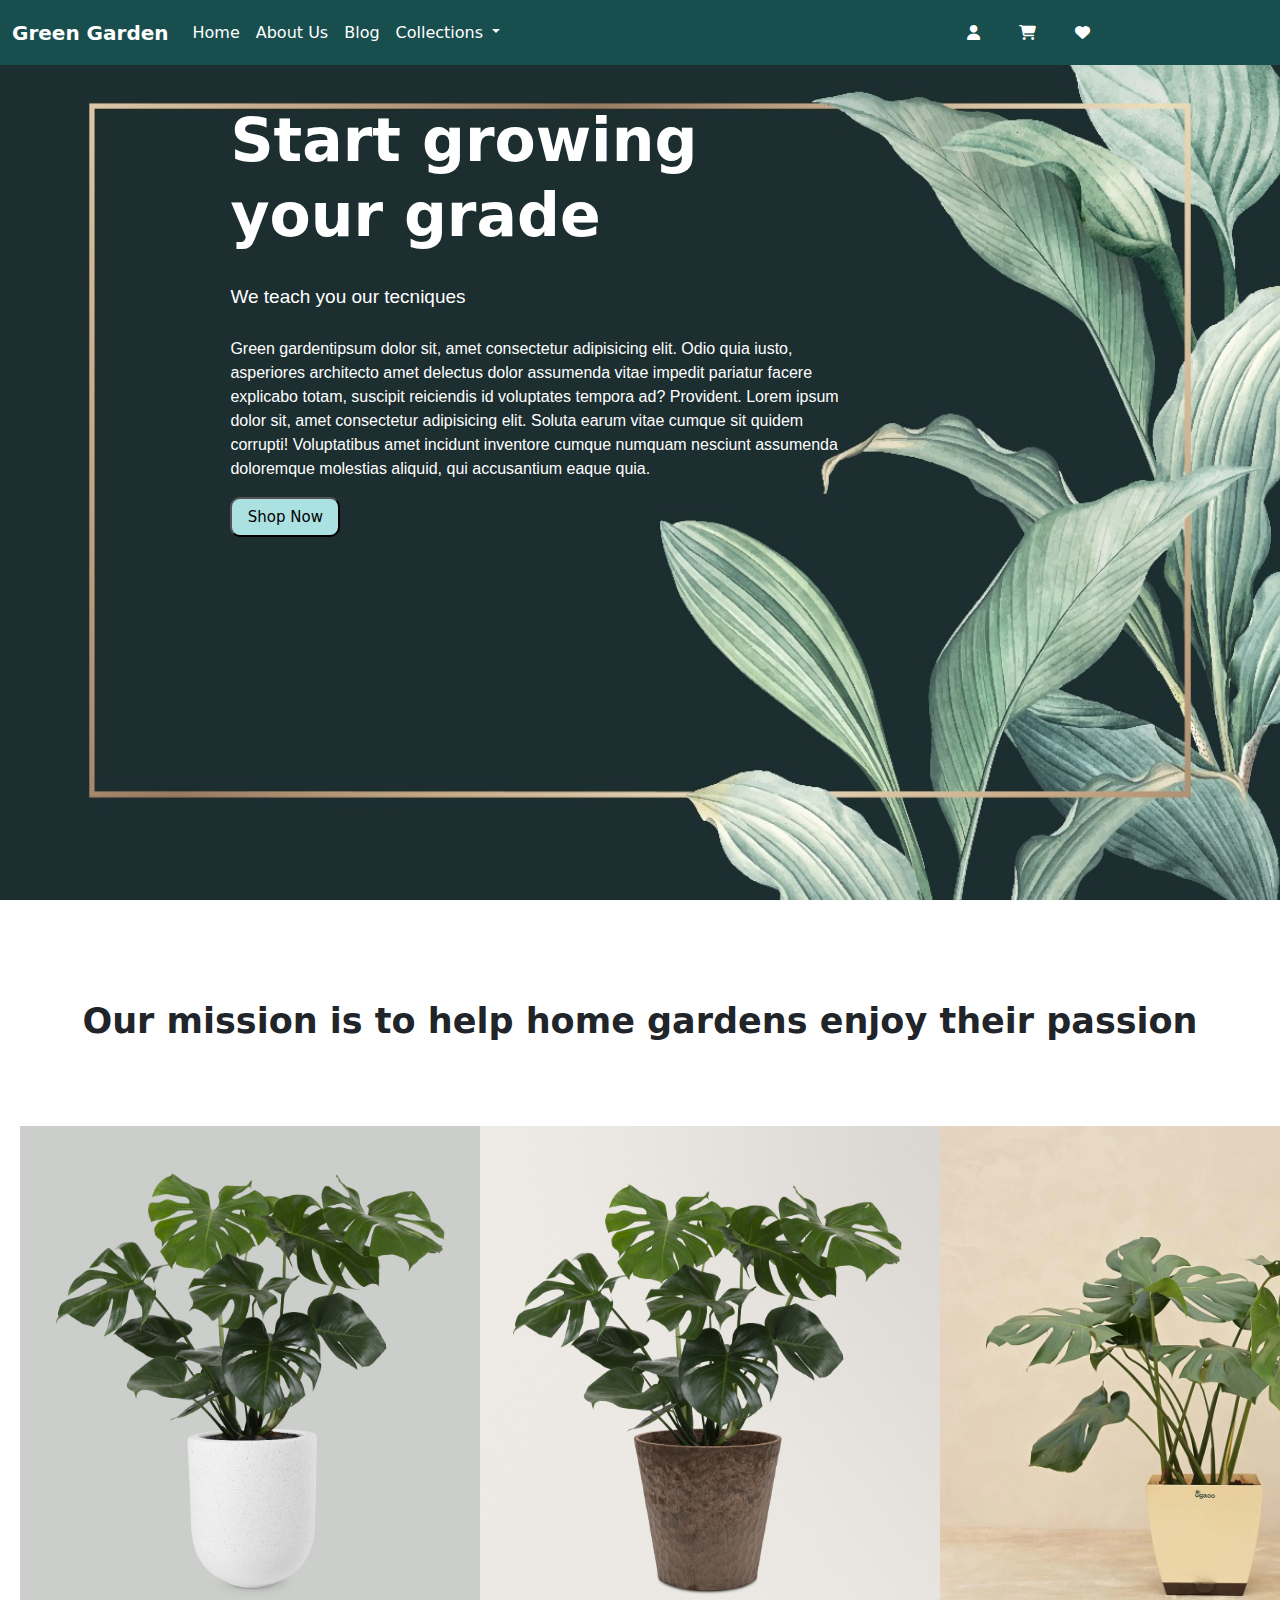
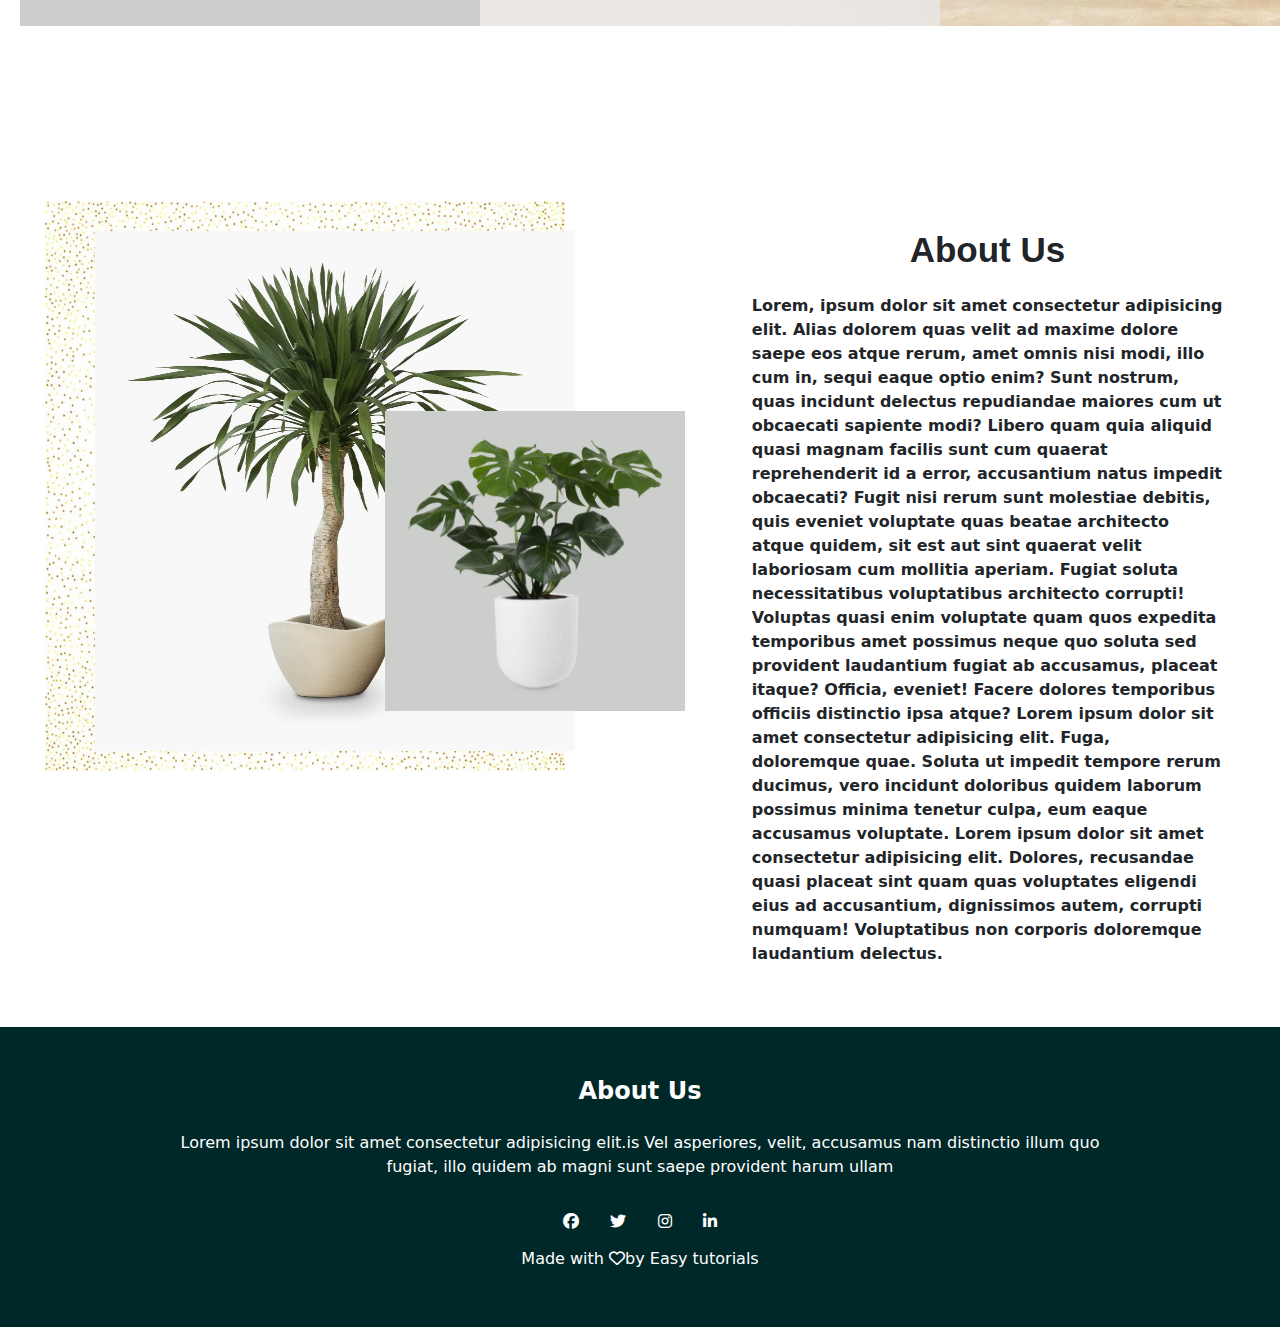
<file: indho.html>
<!DOCTYPE html>
<html lang="en">
<head>
    <meta charset="UTF-8">
    <meta name="viewport" content="width=device-width, initial-scale=1.0">
    <title>Document</title>
    <link href="https://cdn.jsdelivr.net/npm/bootstrap@5.3.2/dist/css/bootstrap.min.css" rel="stylesheet" integrity="sha384-T3c6CoIi6uLrA9TneNEoa7RxnatzjcDSCmG1MXxSR1GAsXEV/Dwwykc2MPK8M2HN" crossorigin="anonymous">
    <link rel="stylesheet" href="./css/bootstrap.css">
    <link rel="stylesheet" href="https://cdnjs.cloudflare.com/ajax/libs/font-awesome/6.5.1/css/all.min.css">
    <link rel="stylesheet" href="./in.css">
</head>
<body>
    <div class="main">

    <nav class="navbar navbar-expand-lg" style="background-color: #184e4e; ">
        <div class="container-fluid">
          <a class="navbar-brand " style="color: #fff;" href="#"><b> Green Garden</b></a>
          <button class="navbar-toggler" type="button" data-bs-toggle="collapse" data-bs-target="#navbarNavDropdown" aria-controls="navbarNavDropdown" aria-expanded="false" aria-label="Toggle navigation">
            <span class="navbar-toggler-icon"></span>
          </button>
          <div class="collapse navbar-collapse" id="navbarNavDropdown">
            <ul class="navbar-nav">
              <li class="nav-item">
                <a class="nav-link active" aria-current="page" href="#" style="color: #fff;">Home</a>
              </li>
              <li class="nav-item">
                <a class="nav-link" href="#" style="color: #fff;">About Us</a>
              </li>
              <li class="nav-item">
                <a class="nav-link" href="#" style="color: #fff;">Blog</a>
              </li>
              <li class="nav-item dropdown">
                <a class="nav-link dropdown-toggle" href="#" role="button" data-bs-toggle="dropdown" aria-expanded="false" style="color: #fff;">
                  Collections
                </a>
                <ul class="dropdown-menu">
                  <li><a class="dropdown-item" href="#">Action</a></li>
                  <li><a class="dropdown-item" href="#">Another action</a></li>
                  <li><a class="dropdown-item" href="#">Something else here</a></li>
                </ul>
              </li>
            </ul>
          </div>
        </div>
        <div class="l1">
        <i class="fa-solid fa-user"></i>
        <i class="fa-solid fa-cart-shopping"></i>
        <i class="fa-solid fa-heart"></i>
        
    </div>
      </nav>
       <div class="content">
       <h1>Start growing <br>your grade</h1>
       <p class="h">We teach you our tecniques</p>
       <p> Green gardentipsum dolor sit, amet consectetur adipisicing elit. Odio quia iusto, asperiores architecto amet delectus dolor assumenda vitae impedit pariatur facere explicabo totam, suscipit reiciendis id voluptates tempora ad? Provident.
        Lorem ipsum dolor sit, amet consectetur adipisicing elit. Soluta earum vitae cumque sit quidem corrupti! Voluptatibus amet incidunt inventore cumque numquam nesciunt assumenda doloremque molestias aliquid, qui accusantium eaque quia.
       </p>
       <button>Shop Now</button>

       </div>       
          

    </div>

    <div class="sec">
        <h2>Our mission is to help home gardens enjoy their passion</h2>
        <div class="sec1">
            <div class="img-col">
            <img class="n" src="./indho/p3.jpg" alt="" style="width: 460px;height: 500px; margin-bottom: 20px;">
            </div>
            <div class="img-col">
            <img class="n1" src="./indho/p5.jpg" alt="" style="width: 460px;height: 500px; margin-bottom: 20px;">
            </div>
            <div class="img-col">
            <img class="n2" src="./indho/p1.webp" alt="" style="width: 460px;height: 500px; margin-bottom: 20px;">
            </div>
        </div>
    </div>

    <div class="th">

      <div class="th1">
        <img src="./indho/ng1.jpg" alt=""  style="width: 520px;height: 570px;" class="i1">
        <img src="./indho/p2.jpg" alt=""  style="width: 480px;height: 520px;" class="i2">
        <img src="./indho/p4.jpg" alt=""  style="width: 300px;height: 300px;" class="i3">
      </div>

      <div class="th2">
        <h1>About Us</h1>
        <p>Lorem, ipsum dolor sit amet consectetur adipisicing elit. Alias dolorem quas velit ad maxime dolore saepe eos atque rerum, amet omnis nisi modi, illo cum in, sequi eaque optio enim?
        Sunt nostrum, quas incidunt delectus repudiandae maiores cum ut obcaecati sapiente modi? Libero quam quia aliquid quasi magnam facilis sunt cum quaerat reprehenderit id a error, accusantium natus impedit obcaecati?
        Fugit nisi rerum sunt molestiae debitis, quis eveniet voluptate quas beatae architecto atque quidem, sit est aut sint quaerat velit laboriosam cum mollitia aperiam. Fugiat soluta necessitatibus voluptatibus architecto corrupti!
        Voluptas quasi enim voluptate quam quos expedita temporibus amet possimus neque quo soluta sed provident laudantium fugiat ab accusamus, placeat itaque? Officia, eveniet! Facere dolores temporibus officiis distinctio ipsa atque?
      Lorem ipsum dolor sit amet consectetur adipisicing elit. Fuga, doloremque quae. Soluta ut impedit tempore rerum ducimus, vero incidunt doloribus quidem laborum possimus minima tenetur culpa, eum eaque accusamus voluptate.
    Lorem ipsum dolor sit amet consectetur adipisicing elit. Dolores, recusandae quasi placeat sint quam quas voluptates eligendi eius ad accusantium, dignissimos autem, corrupti numquam! Voluptatibus non corporis doloremque laudantium delectus.</p>
      </div>
    </div>

         <!-- ------- footer------ -->

    <section class="footer">
      <h4>About Us</h4>
      <p>Lorem ipsum dolor sit amet consectetur adipisicing elit.is
       Vel asperiores, velit, accusamus nam distinctio illum quo <br>
       fugiat, illo quidem ab magni sunt saepe provident harum ullam </p>
       <div class="icons">
          <i class="fa-brands fa-facebook"></i>
          <i class="fa-brands fa-twitter"></i>
          <i class="fa-brands fa-instagram"></i>
          <i class="fa-brands fa-linkedin-in"></i>
       </div>
       <p>Made with <i class="fa-sharp fa-regular fa-heart"></i>by Easy tutorials</p>
  </section>


    <script src="https://cdn.jsdelivr.net/npm/bootstrap@5.3.2/dist/js/bootstrap.bundle.min.js" integrity="sha384-C6RzsynM9kWDrMNeT87bh95OGNyZPhcTNXj1NW7RuBCsyN/o0jlpcV8Qyq46cDfL" crossorigin="anonymous"></script>
</body>
</html>
</file>
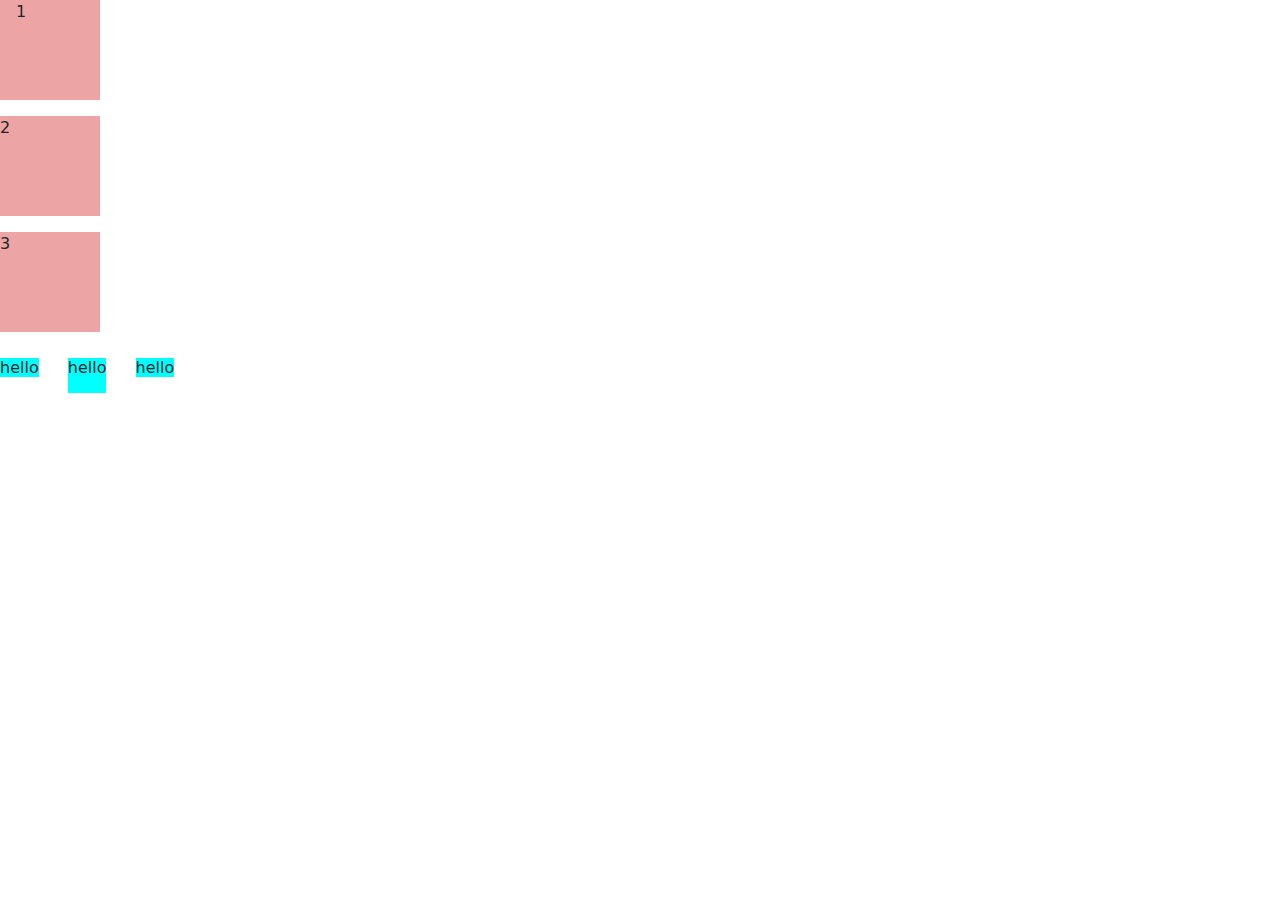
<file: ma.html>
<!DOCTYPE html>
<html lang="en">
<head>
    <meta charset="UTF-8">
    <meta name="viewport" content="width=device-width, initial-scale=1.0">
    <title>Document</title>
    <link href="https://cdn.jsdelivr.net/npm/bootstrap@5.3.2/dist/css/bootstrap.min.css" rel="stylesheet" integrity="sha384-T3c6CoIi6uLrA9TneNEoa7RxnatzjcDSCmG1MXxSR1GAsXEV/Dwwykc2MPK8M2HN" crossorigin="anonymous">
    <link rel="stylesheet" href="./css/bootstrap.css">
    <link rel="stylesheet" href="./ma.css">
</head>
<body>
    <div class="px-3">1</div>
    <div class="my-3">2</div>
    <div>3</div><br>


<span>hello</span>
<span class="pb-3 m-4">hello</span>
<span>hello</span>    


























    <script src="https://cdn.jsdelivr.net/npm/bootstrap@5.3.2/dist/js/bootstrap.bundle.min.js" integrity="sha384-C6RzsynM9kWDrMNeT87bh95OGNyZPhcTNXj1NW7RuBCsyN/o0jlpcV8Qyq46cDfL" crossorigin="anonymous"></script>  
</body>
</html
</file>
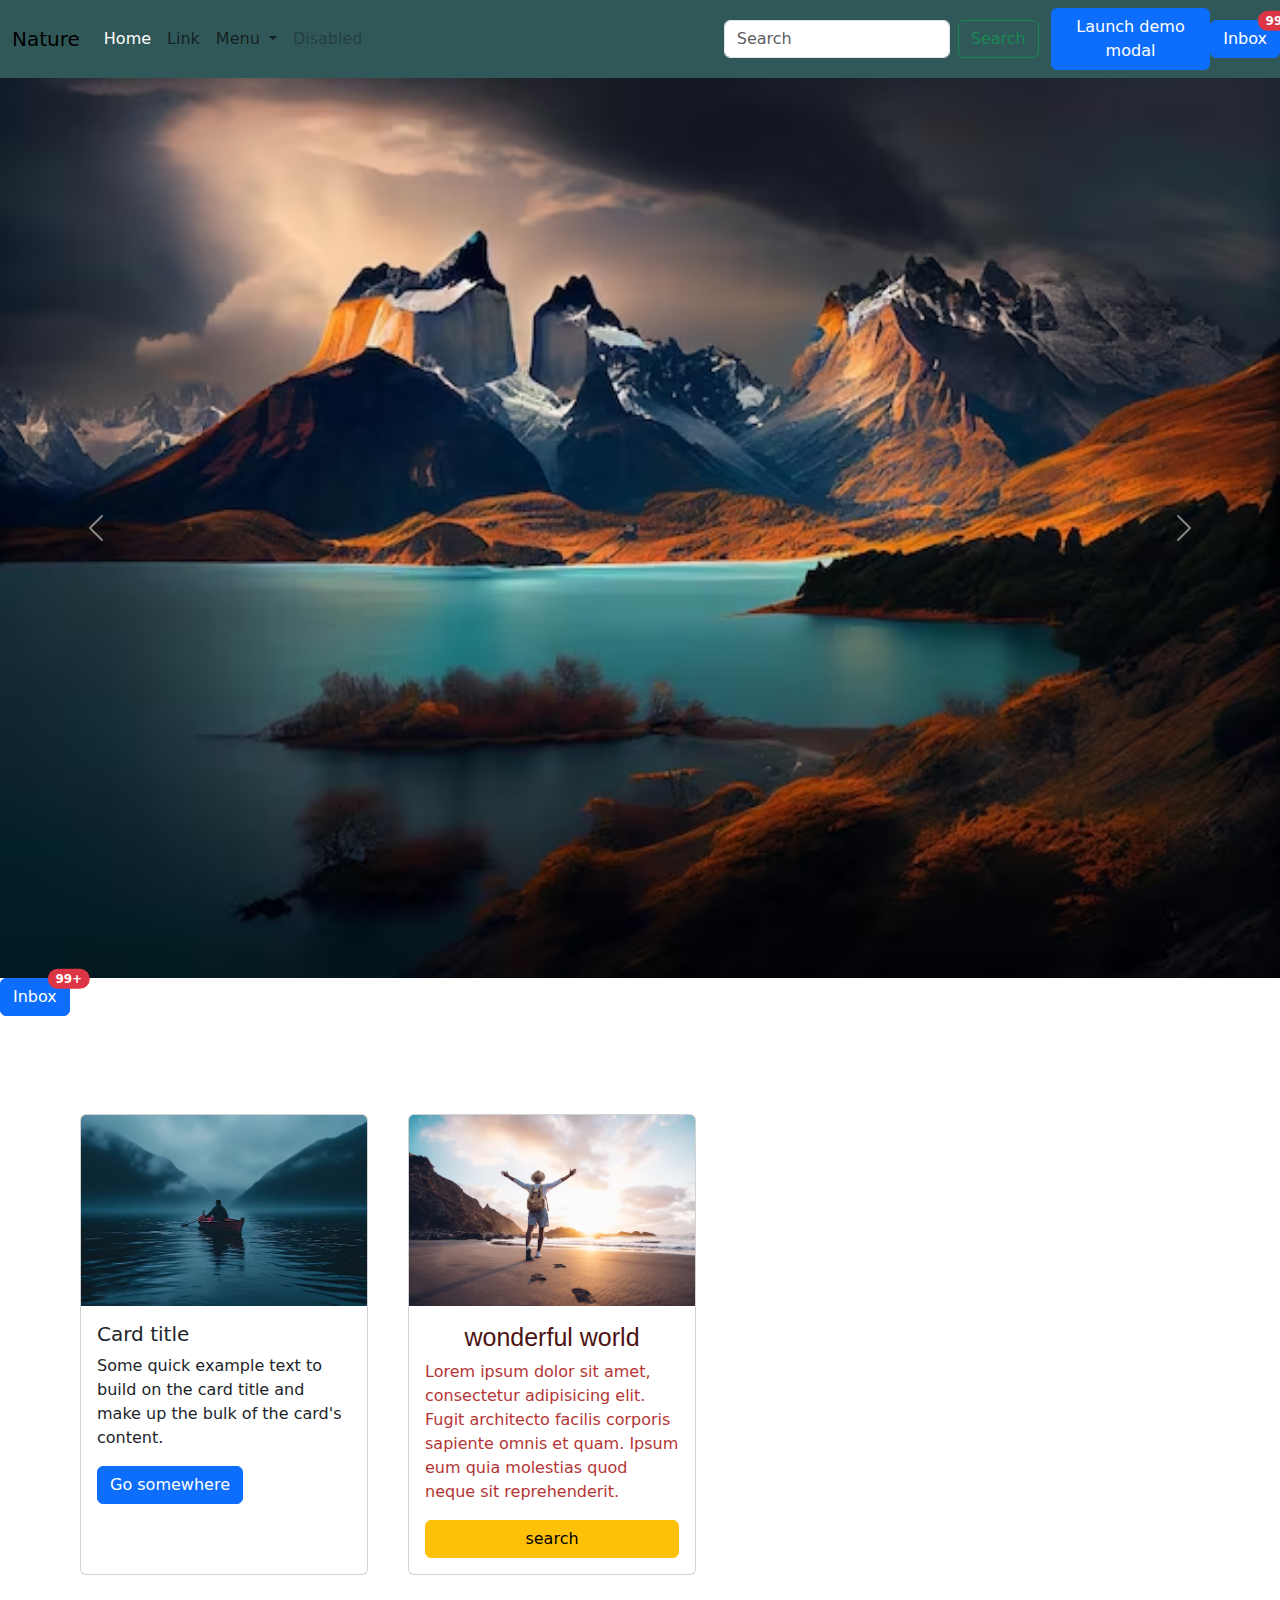
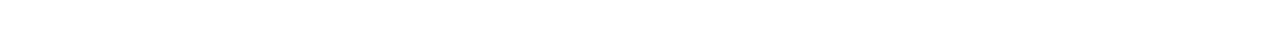
<file: sample.html>
<!DOCTYPE html>
<html lang="en">
<head>
    <meta charset="UTF-8">
    <meta name="viewport" content="width=device-width, initial-scale=1.0">
    <link href="https://cdn.jsdelivr.net/npm/bootstrap@5.3.2/dist/css/bootstrap.min.css" rel="stylesheet" integrity="sha384-T3c6CoIi6uLrA9TneNEoa7RxnatzjcDSCmG1MXxSR1GAsXEV/Dwwykc2MPK8M2HN" crossorigin="anonymous">
    <link rel="stylesheet" href="./css/bootstrap.css">
    <link rel="stylesheet" href="./sam.css">
    <title>Document</title>
</head>
<body>
    <div class="main">
        <nav class="one navbar navbar-expand-lg" >
            <div class="container-fluid">
              <a class="navbar-brand" href="#">Nature</a>
              <button class="navbar-toggler" type="button" data-bs-toggle="collapse" data-bs-target="#navbarSupportedContent" aria-controls="navbarSupportedContent" aria-expanded="false" aria-label="Toggle navigation">
                <span class="navbar-toggler-icon"></span>
              </button>
              <div class="collapse navbar-collapse" id="navbarSupportedContent">
                <ul class="navbar-nav me-auto mb-2 mb-lg-0" >
                  <li class="nav-item"style="color:white;">
                    <a class="nav-link active text-white" aria-current="page" href="#">Home</a>
                  </li>
                  <li class="nav-item ">
                    <a class="nav-link" href="#">Link</a>
                  </li>
                  <li class="nav-item dropdown">
                    <a class="nav-link dropdown-toggle" href="#" role="button" data-bs-toggle="dropdown" aria-expanded="false">
                      Menu
                    </a>
                    <ul class="dropdown-menu text-danger">
                      <li><a class="dropdown-item tex-white" href="#">Action</a></li>
                      <li><a class="dropdown-item tex-white" href="#">Another action</a></li>
                      <li><hr class="dropdown-divider text-white"></li>
                      <li><a class="dropdown-item" href="#">Something else here</a></li>
                    </ul>
                  </li>
                  <li class="nav-item">
                    <a class="nav-link disabled" aria-disabled="true">Disabled</a>
                  </li>
                </ul>
                <form class="d-flex" role="search">
                  <input class="form-control me-2" type="search" placeholder="Search" aria-label="Search">
                  <button class="btn btn-outline-success" type="submit">Search</button>
                </form>
              </div>
            </div>

            <!-- Button trigger modal -->
<button type="button" class="btn btn-primary" data-bs-toggle="modal" data-bs-target="#exampleModal">
  Launch demo modal
</button>

<!-- Modal -->
<div class="modal fade" id="exampleModal" tabindex="-1" aria-labelledby="exampleModalLabel" aria-hidden="true">
  <div class="modal-dialog">
    <div class="modal-content">
      <div class="modal-header">
        <h5 class="modal-title" id="exampleModalLabel">Modal title</h5>
        <button type="button" class="btn-close" data-bs-dismiss="modal" aria-label="Close"></button>
      </div>
      <div class="modal-body">
        helloo!...
      </div>
      <div class="modal-footer">
        <button type="button" class="btn btn-secondary" data-bs-dismiss="modal">Close</button>
        <button type="button" class="btn btn-primary">Save changes</button>
      </div>
    </div>
  </div>
</div> <br>  

<button type="button" class="btn btn-primary position-relative">
  Inbox
  <span class="position-absolute top-0 start-100 translate-middle badge rounded-pill bg-danger">
    99+
    <span class="visually-hidden">unread messages</span>
  </span>
</button>


      
       

     


          </nav>

           


          
          








        <div id="carouselExampleAutoplaying" class="carousel slide" data-bs-ride="carousel">
            <div class="carousel-inner">
              <div class="carousel-item active">
                <img src="./public/n1.avif" class="d-block w-100" alt="...">
              </div>
              <div class="carousel-item">
                <img src="./public/n4.avif" class="d-block w-100" alt="...">
              </div>
              <div class="carousel-item">
                <img src="./public/n5.avif" class="d-block w-100" alt="...">
              </div>
            </div>
            <button class="carousel-control-prev" type="button" data-bs-target="#carouselExampleAutoplaying" data-bs-slide="prev">
              <span class="carousel-control-prev-icon" aria-hidden="true"></span>
              <span class="visually-hidden">Previous</span>
            </button>
            <button class="carousel-control-next" type="button" data-bs-target="#carouselExampleAutoplaying" data-bs-slide="next">
              <span class="carousel-control-next-icon" aria-hidden="true"></span>
              <span class="visually-hidden">Next</span>
            </button>
          </div>


          <button type="button" class="btn btn-primary position-relative">
            Inbox
            <span class="position-absolute top-0 start-100 translate-middle badge rounded-pill bg-danger">
              99+
              <span class="visually-hidden">unread messages</span>
            </span>
          </button>
    </div>


    


    <div class="modal" tabindex="-1">
      <div class="modal-dialog">
        <div class="modal-content">
          <div class="modal-header">
            <h5 class="modal-title">Modal title</h5>
            <button type="button" class="btn-close" data-bs-dismiss="modal" aria-label="Close"></button>
          </div>
          <div class="modal-body">
            <p>Modal body text goes here.</p>
          </div>
          <div class="modal-footer">
            <button type="button" class="btn btn-secondary" data-bs-dismiss="modal">Close</button>
            <button type="button" class="btn btn-primary">Save changes</button>
          </div>
        </div>
      </div>
    </div>


    <!-- Button trigger modal -->
<button type="button" class="btn btn-primary" data-bs-toggle="modal" data-bs-target="#exampleModal">
  Launch demo modal
</button>

<!-- Modal -->
<div class="modal fade" id="exampleModal" tabindex="-1" aria-labelledby="exampleModalLabel" aria-hidden="true">
  <div class="modal-dialog">
    <div class="modal-content">
      <div class="modal-header">
        <h5 class="modal-title" id="exampleModalLabel">Modal title</h5>
        <button type="button" class="btn-close" data-bs-dismiss="modal" aria-label="Close"></button>
      </div>
      <div class="modal-body">
        ...
      </div>
      <div class="modal-footer">
        <button type="button" class="btn btn-secondary" data-bs-dismiss="modal">Close</button>
        <button type="button" class="btn btn-primary">Save changes</button>
      </div>
    </div>
  </div>
</div> <br><br><br><br><br>

<div class="hiba">
<div class="l1 card" style="width: 18rem;">
  <img src="./public/l5.avif" class="card-img-top" alt="...">
  <div class="card-body">
    <h5 class="card-title">Card title</h5>
    <p class="card-text">Some quick example text to build on the card title and make up the bulk of the card's content.</p>
    <a href="#" class="btn btn-primary">Go somewhere</a>
  </div>
</div>

<div class="l2 card" style="width: 18rem;">
  <img src="./public/l4.avif" class="card-img-top" alt="...">
  <div class="card-body">
    <h5 class="hi card-title">wonderful world</h5>
    <p class="hh card-text">Lorem ipsum dolor sit amet, consectetur adipisicing elit. Fugit architecto facilis corporis sapiente omnis et quam. Ipsum eum quia molestias quod neque sit reprehenderit.</p>
    <a href="#" class="b1 btn btn-warning">search</a>
  </div>
</div>
</div>

























    <!-- <div class="container-fluid">
        <div class="row">
            <div class="col-3">
                <h1> hello welcome!...</h1>
                <img src="./public/l6.avif" alt="" style="width: 180px;height: 180px;">
                <p>Lorem ipsum, dolor sit amet consectetur adipisicing elit. 
                Similique sequi error dolorum ea, saepe maxime architecto dolore. 
                Voluptatem deleniti blanditiis sit temporibus perspiciatis atque 
                vel eligendi tempora, ipsa, quaerat quas?</p>

            </div>
            <div class="col-3">
                <h1> hello welcome!...</h1>
                <img src="./public/l2.avif"  style="width: 180px;height: 180px;">
                <p>Lorem ipsum, dolor sit amet consectetur adipisicing elit. 
                    Similique sequi error dolorum ea, saepe maxime architecto dolore. 
                    Voluptatem deleniti blanditiis sit temporibus perspiciatis atque 
                    vel eligendi tempora, ipsa, quaerat quas?</p>
            </div>
            <div class="col-3">
                <h1> hello welcome!...</h1>
                <img src="./public/l5.avif" alt="" style="width: 180px;height: 180px;">
                <p>Lorem ipsum, dolor sit amet consectetur adipisicing elit. 
                    Similique sequi error dolorum ea, saepe maxime architecto dolore. 
                    Voluptatem deleniti blanditiis sit temporibus perspiciatis atque 
                    vel eligendi tempora, ipsa, quaerat quas?</p>

            </div>
            <div class="col-3">
                <h1> hello welcome!...</h1>
                <img src="./public/l4.avif" alt="" style="width: 180px;height: 180px;">
                <p>Lorem ipsum, dolor sit amet consectetur adipisicing elit. 
                    Similique sequi error dolorum ea, saepe maxime architecto dolore. 
                    Voluptatem deleniti blanditiis sit temporibus perspiciatis atque 
                    vel eligendi tempora, ipsa, quaerat quas?</p>

        </div>
    </div>
    </div><br><br>
    <div class="container ">
          <h1 class="one text-danger bg-success border border-primary border-5 rounded-pill  ">helo welcome...</h1>
    </div> -->











    <script src="https://cdn.jsdelivr.net/npm/bootstrap@5.3.2/dist/js/bootstrap.bundle.min.js" integrity="sha384-C6RzsynM9kWDrMNeT87bh95OGNyZPhcTNXj1NW7RuBCsyN/o0jlpcV8Qyq46cDfL" crossorigin="anonymous"></script>
</body>
</html>
</file>
<file: in.css>
*{
    margin: 0;
    padding: 0;
}
.main{
    width: 100%;
    height: 100vh;
    background-image: url(./indho/b1.jpg);
    background-repeat: no-repeat;
    background-position: center;
    background-size: cover;
    position: relative;
}
.l1{
    display: inline-block;
    width: 16%;
    color: #fff;
    
}
.n1{
    color: #fff;
}
.fa-solid{
    margin: 15px;
    padding: 4px;
    font-size: 20px;
}
/* .navbar{
    position:fixed;
    top: 0;
    z-index: 1000;
    width: 100%;
} */

.content{
    position: relative;
    margin-top: 3%;
    color: #fff;
    max-width: 620px;
    margin-left: 18%;

}
.content h1{
    font-size:60px ;
    font-weight: 600;
    line-height:75px ;
    margin-bottom: 30px;
}
.h{
    font-size: 19px;
    font-family: 'Gill Sans', 'Gill Sans MT', Calibri, 'Trebuchet MS', sans-serif;
    margin-bottom:25px ;
    font-weight: 900;

}
.content p{
    font-weight: 200;
    font-family: Verdana, Geneva, Tahoma, sans-serif;
}
button{
    border-radius: 10px;
    padding: 5px;
    font-size: 15px;
    width: 110px;
    height: 40px;
    background-color: #abe1e1;
}
button:hover{
    background-color: #437474;
}


@media(max-width:700px){
    .l1{
        display:hidden;
    }
}

@media(max-width:1400px){
    .l1{
        display: inline-block;
        width: 35%;
    }
    .fa-solid{
        margin: 15px;
        padding: 2px;
        font-size: 15px;
    }
}

@media(max-width:890px){
    .content{
        margin-top: 3%;
        max-width: 620px;
        margin-left: 15%;
    
    }
    .content h1{
        font-size:40px ;
        font-weight: 600;
        line-height:55px ;
    }
    .h{
        font-size: 15px;
    
    }
    .content p{
        font-weight: 200;
        font-size: 10px;
        font-family: Verdana, Geneva, Tahoma, sans-serif;
    }
    button{
        font-size: 14px;
        width: 90px;
        height: 30px;
        padding: 2px;
        
    }

}

  /* -------second--------- */

.sec{
    width: 100%;
    margin: auto;
    text-align: center;
    padding-top: 100px;
}
h2{
    font-size:35px ;
    font-weight: 600;
}
.sec1{
    display: flex;
    margin-top: 5%;
    justify-content: space-between;
    padding: 20px;
    
}

@media(max-width:990px){
    .sec{
        align-items: center;
        display: flex;
        flex-direction: column;
    }
    h2{
        font-size:25px ;
        font-weight: 600;
    }
    .sec1{
        display: block;
        align-items: center;
        margin-top: 5%;
        padding: 10px;
        /* justify-content: space-around; */
    }
    /* .img-col{
        width:300px ;
        height:300px ;
    }
    .n1{
        width: ;
        height: ;
    }
    .n2{
        width: ;
        height: ;
    }
     */

}



/* -------thrid-------- */

.th{
    width: 100%;
    display: flex;
    justify-content: space-between;
    padding: 45px;
    margin-top: 7%;

}
.th1{
    width: 60%;
    position: relative;
}
.th2{
    width: 40%;
    margin-right: 1%;
}
.i1{
   position: absolute;
   z-index: 1;
}
.i2{
    position: absolute;
    z-index: 2;
    transform: translate(50px,30px);
 }
 .i3{
    position: absolute;
    z-index: 3;
    transform: translate(340px,210px);
 }
.th2 h1{
    text-align: center;
    margin-top: 6%;
    margin-bottom: 3%;
    font-size: 35px;
    font-family: Arial, Helvetica, sans-serif;
    font-weight: 600;
}
.th2 p{
    margin-top: 5%;
    font-weight: 600;
}
@media(max-width:980px){
    .th{
        display:flex;
        flex-direction: column;
        
       
       
    }
    .th2{
        display: block;
        width: 50%;
        margin-top: 400px;
        display: grid;
        place-items: center;
    }
    
    .i1{
        width:320px !important;
        height: 370px !important;
    }
    .i2{
        width: 280px !important;
        height: 320px !important;
    }
    .i3{
        width:100px !important;
        height:100px !important;
        transform: translate(280px,210px);
    }
}

  /* -----footer---- */

.footer{
    width: 100%;
    height: 300px;
    position: relative;
    background-color: #002828;
    color: #fff;
    text-align: center;
    padding: 30px ;
}
.footer h4{
    margin-top: 20px;
    margin-bottom: 25px;
    font-weight: 600;
}
.icons .fa-brands{
    margin: 0 13px;
    cursor: pointer;
    padding: 18px 0;

}
@media(max-width:800px){
    .footer{
        height: 400px;
    }
}
</file>
<file: ma.css>
div{
    width: 100px;
    height: 100px;
    background-color: rgb(237, 164, 164);
}
span{
    width: 100px;
    height: 100px;
    background-color: aqua;
}
</file>
<file: sam.css>
*{
    padding: 0;
    margin: o;
}
.main{
    height: 100vh;
    width: 100%;
}
.main img{
    width: 100%;
    height: 100vh;
}
.one{
    background-color: rgb(49, 88, 88);
    color: white;
}
li{
    color: aliceblue;
}
/* .container-fluid{
    overflow: hidden;
    /* background-color: rgb(92, 145, 147); */
    /* background-image: linear-gradient( rgb(115, 176, 179), rgb(39, 64, 65));
    border: 1px solid black;
} */


/* .container-fluid img{
    left: 50px;
    position: relative;
    margin: 20px;
    padding: 5px;
}
.container-fluid row{
    border: 1px solid black;
} */ 

.hiba{
    display: flex;
    margin: 30px;
    padding: 30px;
}
.l1{
    margin: 20px;
}
.l2{
    margin: 20px;
}
.hi{
    text-align: center;
    font-size: 25px;
    font-family: 'Segoe UI', Tahoma, Geneva, Verdana, sans-serif;
    color: rgb(77, 19, 19);
}
.hh{
    color: rgb(180, 53, 53);
}
.b1{
    display: flex;
    justify-content: center;
    align-items: center;
    
}
</file>
